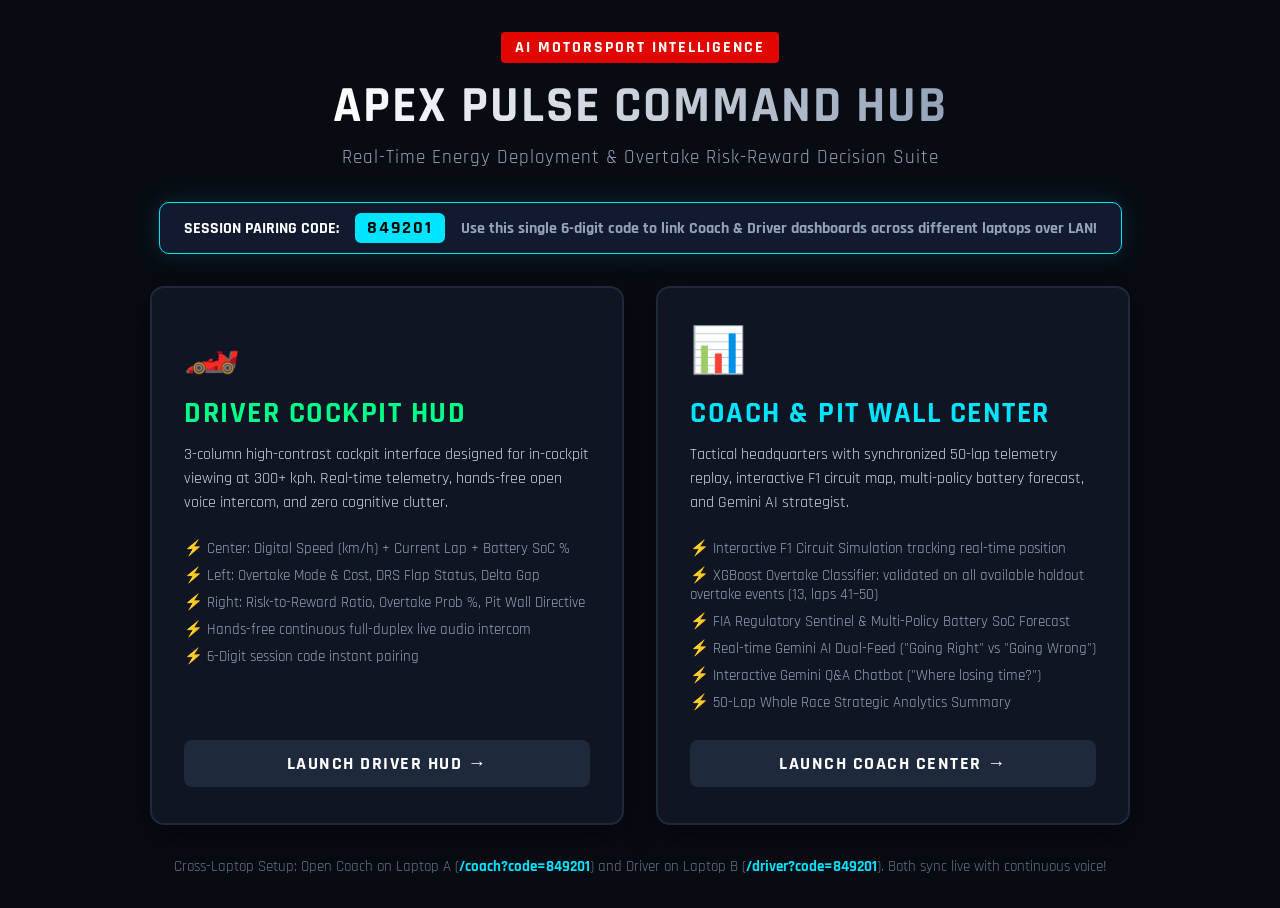
<file: templates/index.html>
<!DOCTYPE html>
<html lang="en">
<head>
    <meta charset="UTF-8">
    <meta name="viewport" content="width=device-width, initial-scale=1.0">
    <title>Apex Pulse - Energy & Overtake Intelligence</title>
    <link rel="preconnect" href="https://fonts.googleapis.com">
    <link rel="preconnect" href="https://fonts.gstatic.com" crossorigin>
    <link href="https://fonts.googleapis.com/css2?family=Rajdhani:wght@600;700;800;900&display=swap" rel="stylesheet">
    <style>
        :root {
            --bg-color: #080b12;
            --card-bg: #0f1523;
            --border-color: #1e293b;
            --accent-red: #e10600;
            --accent-cyan: #00e5ff;
            --accent-green: #00ff88;
            --accent-yellow: #ffcc00;
        }
        * {
            box-sizing: border-box;
            margin: 0;
            padding: 0;
            font-family: 'Rajdhani', sans-serif;
        }
        body {
            background: var(--bg-color);
            color: #ffffff;
            min-height: 100vh;
            display: flex;
            flex-direction: column;
            align-items: center;
            justify-content: center;
            padding: 2rem;
        }
        .header-title {
            text-align: center;
            margin-bottom: 2rem;
        }
        .badge {
            background: var(--accent-red);
            font-weight: 900;
            padding: 5px 14px;
            border-radius: 4px;
            font-size: 1rem;
            letter-spacing: 2px;
            display: inline-block;
            margin-bottom: 10px;
        }
        h1 {
            font-size: 3.2rem;
            font-weight: 900;
            letter-spacing: 2px;
            text-transform: uppercase;
            background: linear-gradient(90deg, #ffffff, #94a3b8);
            -webkit-background-clip: text;
            -webkit-text-fill-color: transparent;
        }
        .subhead {
            font-size: 1.2rem;
            color: #94a3b8;
            letter-spacing: 1px;
            margin-top: 6px;
        }
        .pairing-banner {
            background: #111a2e;
            border: 1px solid var(--accent-cyan);
            box-shadow: 0 0 25px rgba(0, 229, 255, 0.15);
            border-radius: 10px;
            padding: 10px 24px;
            margin-bottom: 2rem;
            display: flex;
            align-items: center;
            gap: 16px;
            font-size: 1rem;
            font-weight: 700;
        }
        .code-tag {
            background: var(--accent-cyan);
            color: #050505;
            padding: 4px 12px;
            border-radius: 6px;
            font-weight: 900;
            font-size: 1.1rem;
            letter-spacing: 2px;
        }
        .dashboard-grid {
            display: grid;
            grid-template-columns: 1fr 1fr;
            gap: 2rem;
            max-width: 980px;
            width: 100%;
        }
        .role-card {
            background: var(--card-bg);
            border: 2px solid var(--border-color);
            border-radius: 14px;
            padding: 2.2rem 2rem;
            text-decoration: none;
            color: #fff;
            display: flex;
            flex-direction: column;
            justify-content: space-between;
            transition: all 0.25s ease;
            box-shadow: 0 10px 30px rgba(0, 0, 0, 0.4);
            position: relative;
        }
        .role-card:hover {
            transform: translateY(-6px);
            border-color: var(--accent-cyan);
            box-shadow: 0 15px 40px rgba(0, 229, 255, 0.2);
        }
        .role-icon {
            font-size: 2.8rem;
            margin-bottom: 0.8rem;
        }
        .role-title {
            font-size: 1.9rem;
            font-weight: 900;
            letter-spacing: 1.5px;
            text-transform: uppercase;
            margin-bottom: 0.6rem;
        }
        .role-desc {
            font-size: 1rem;
            color: #cbd5e1;
            line-height: 1.5;
            margin-bottom: 1.5rem;
        }
        .features-list {
            list-style: none;
            margin-bottom: 1.8rem;
            display: flex;
            flex-direction: column;
            gap: 8px;
            font-size: 0.95rem;
            color: #94a3b8;
        }
        .features-list li::before {
            content: "⚡ ";
            color: var(--accent-cyan);
        }
        .btn-launch {
            background: #1e293b;
            color: #fff;
            text-align: center;
            padding: 12px;
            border-radius: 8px;
            font-size: 1.15rem;
            font-weight: 800;
            letter-spacing: 1.5px;
            transition: all 0.2s ease;
        }
        .role-card:hover .btn-launch {
            background: var(--accent-cyan);
            color: #050505;
        }
        .split-link {
            margin-top: 2rem;
            font-size: 0.95rem;
            color: #64748b;
            text-align: center;
        }
        .split-link a {
            color: var(--accent-cyan);
            text-decoration: none;
            font-weight: 700;
        }
    </style>
</head>
<body>

    <header class="header-title">
        <span class="badge">AI MOTORSPORT INTELLIGENCE</span>
        <h1>Apex Pulse Command Hub</h1>
        <p class="subhead">Real-Time Energy Deployment & Overtake Risk-Reward Decision Suite</p>
    </header>

    <!-- 6-DIGIT MULTI-DEVICE PAIRING INFO -->
    <div class="pairing-banner">
        <span>SESSION PAIRING CODE:</span>
        <span class="code-tag">849201</span>
        <span style="color: #94a3b8;">Use this single 6-digit code to link Coach & Driver dashboards across different laptops over LAN!</span>
    </div>

    <main class="dashboard-grid">

        <!-- DRIVER DASHBOARD CARD -->
        <a href="/driver?code=849201" class="role-card">
            <div>
                <div class="role-icon">🏎️</div>
                <h2 class="role-title" style="color: var(--accent-green);">Driver Cockpit HUD</h2>
                <p class="role-desc">
                    3-column high-contrast cockpit interface designed for in-cockpit viewing at 300+ kph. Real-time telemetry, hands-free open voice intercom, and zero cognitive clutter.
                </p>
                <ul class="features-list">
                    <li>Center: Digital Speed (km/h) + Current Lap + Battery SoC %</li>
                    <li>Left: Overtake Mode & Cost, DRS Flap Status, Delta Gap</li>
                    <li>Right: Risk-to-Reward Ratio, Overtake Prob %, Pit Wall Directive</li>
                    <li>Hands-free continuous full-duplex live audio intercom</li>
                    <li>6-Digit session code instant pairing</li>
                </ul>
            </div>
            <div class="btn-launch">LAUNCH DRIVER HUD →</div>
        </a>

        <!-- COACH DASHBOARD CARD -->
        <a href="/coach?code=849201" class="role-card">
            <div>
                <div class="role-icon">📊</div>
                <h2 class="role-title" style="color: var(--accent-cyan);">Coach & Pit Wall Center</h2>
                <p class="role-desc">
                    Tactical headquarters with synchronized 50-lap telemetry replay, interactive F1 circuit map, multi-policy battery forecast, and Gemini AI strategist.
                </p>
                <ul class="features-list">
                    <li>Interactive F1 Circuit Simulation tracking real-time position</li>
                    <li>XGBoost Overtake Classifier: validated on all available holdout overtake events (13, laps 41–50)</li>
                    <li>FIA Regulatory Sentinel & Multi-Policy Battery SoC Forecast</li>
                    <li>Real-time Gemini AI Dual-Feed ("Going Right" vs "Going Wrong")</li>
                    <li>Interactive Gemini Q&A Chatbot ("Where losing time?")</li>
                    <li>50-Lap Whole Race Strategic Analytics Summary</li>
                </ul>
            </div>
            <div class="btn-launch">LAUNCH COACH CENTER →</div>
        </a>

    </main>

    <footer class="split-link">
        Cross-Laptop Setup: Open Coach on Laptop A (<a href="/coach?code=849201">/coach?code=849201</a>) and Driver on Laptop B (<a href="/driver?code=849201">/driver?code=849201</a>). Both sync live with continuous voice!
    </footer>

</body>
</html>
</file>
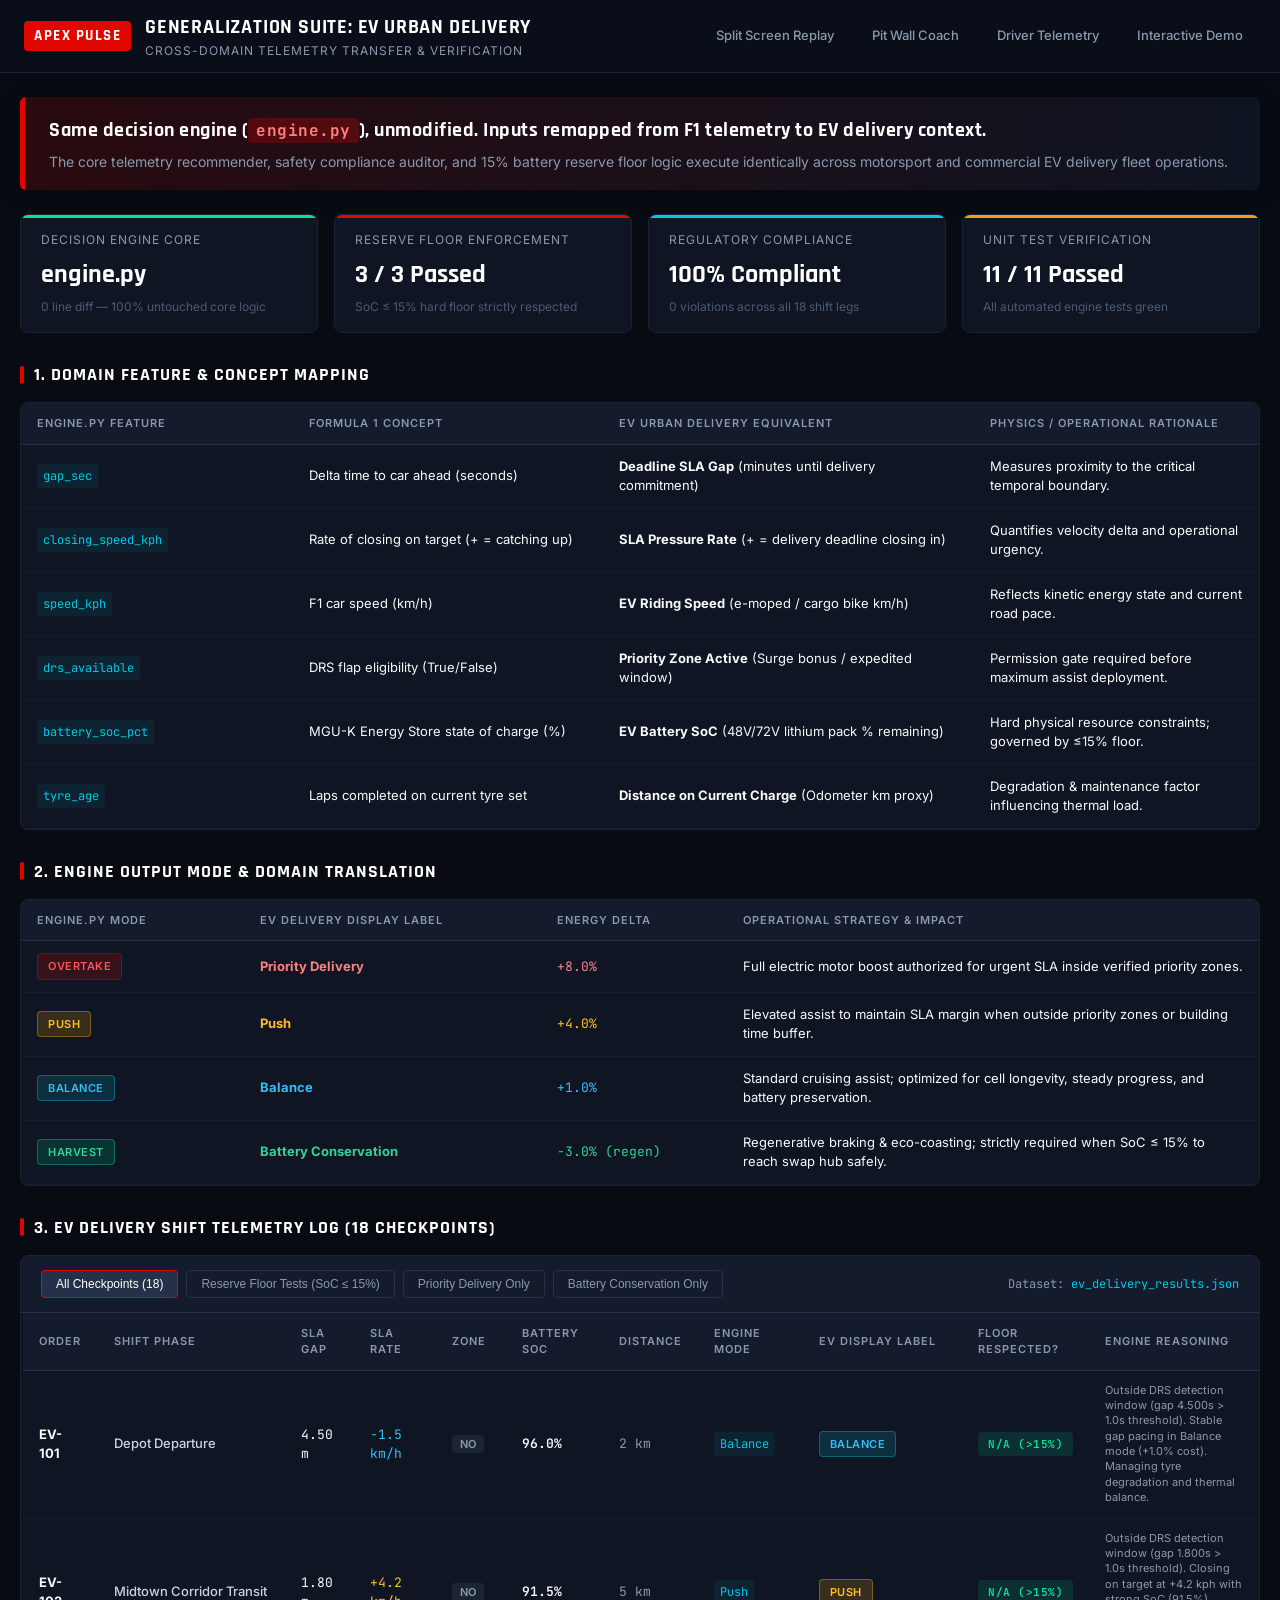
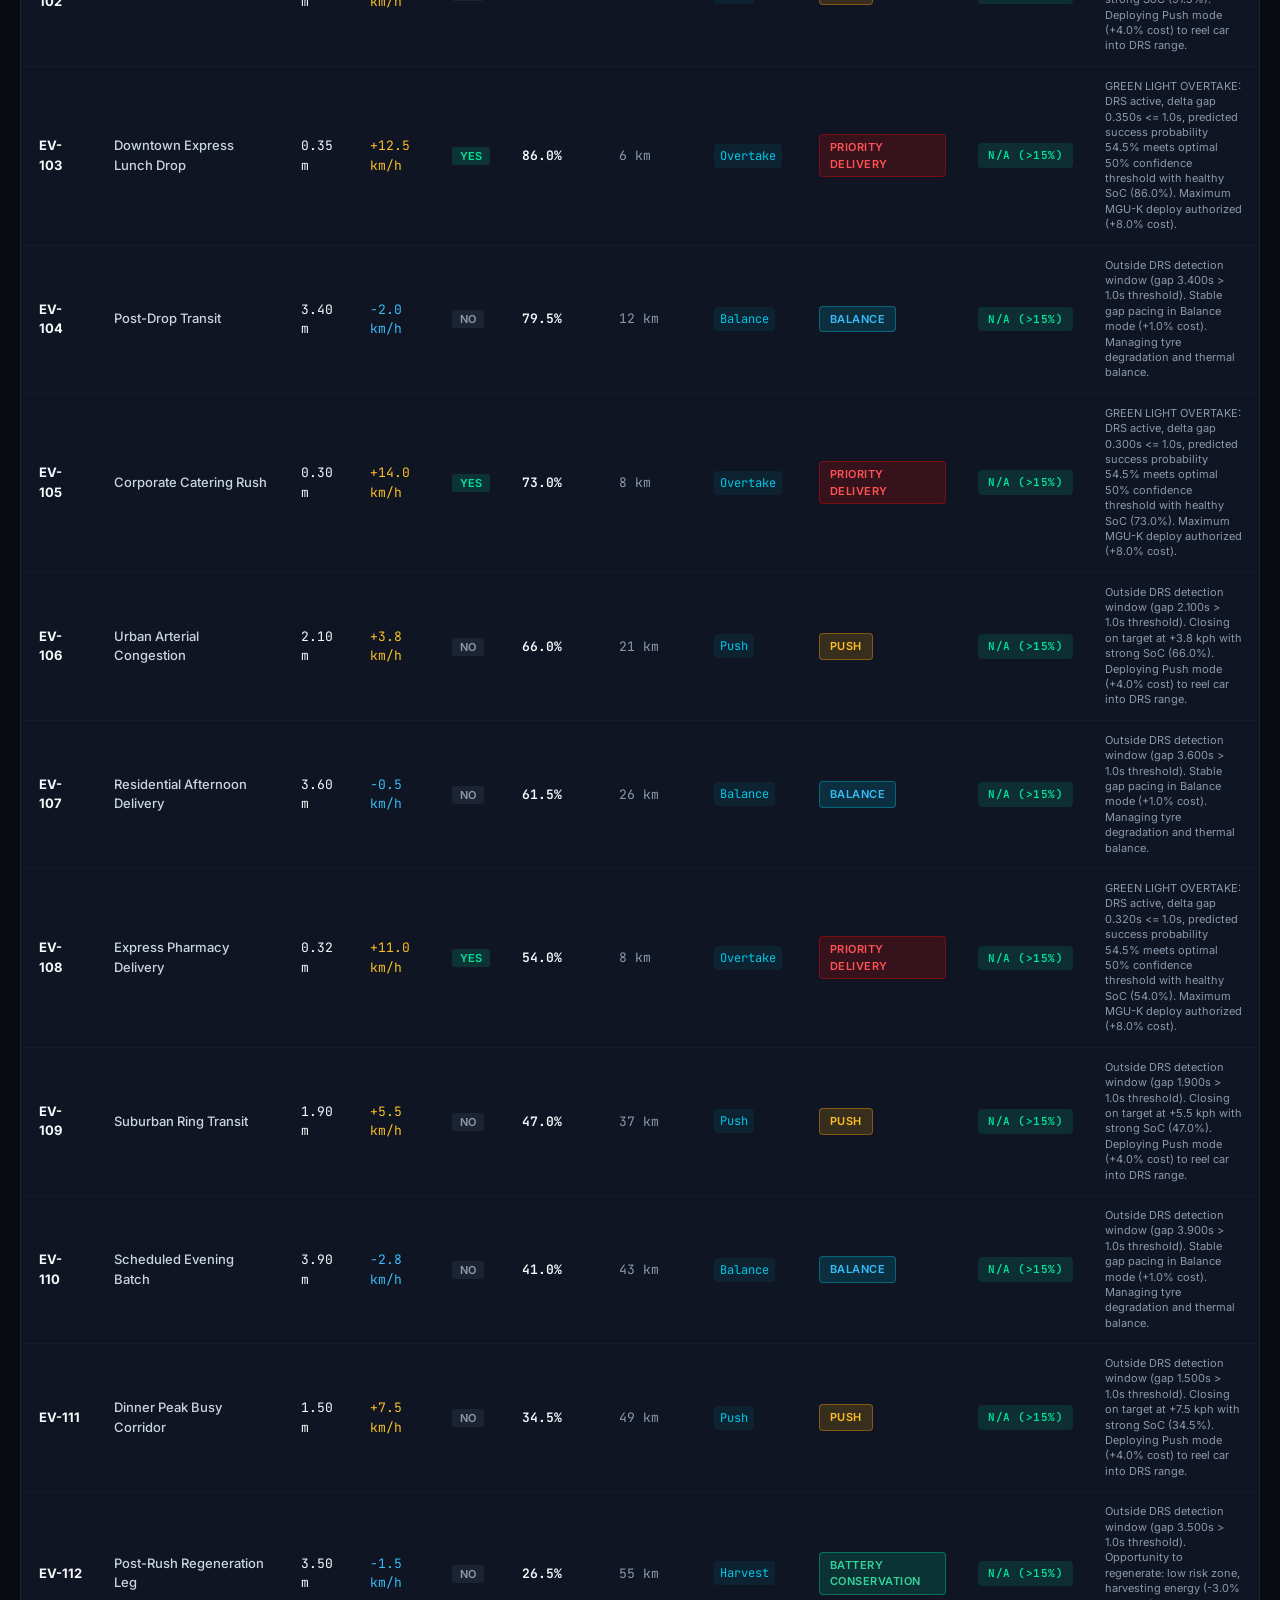
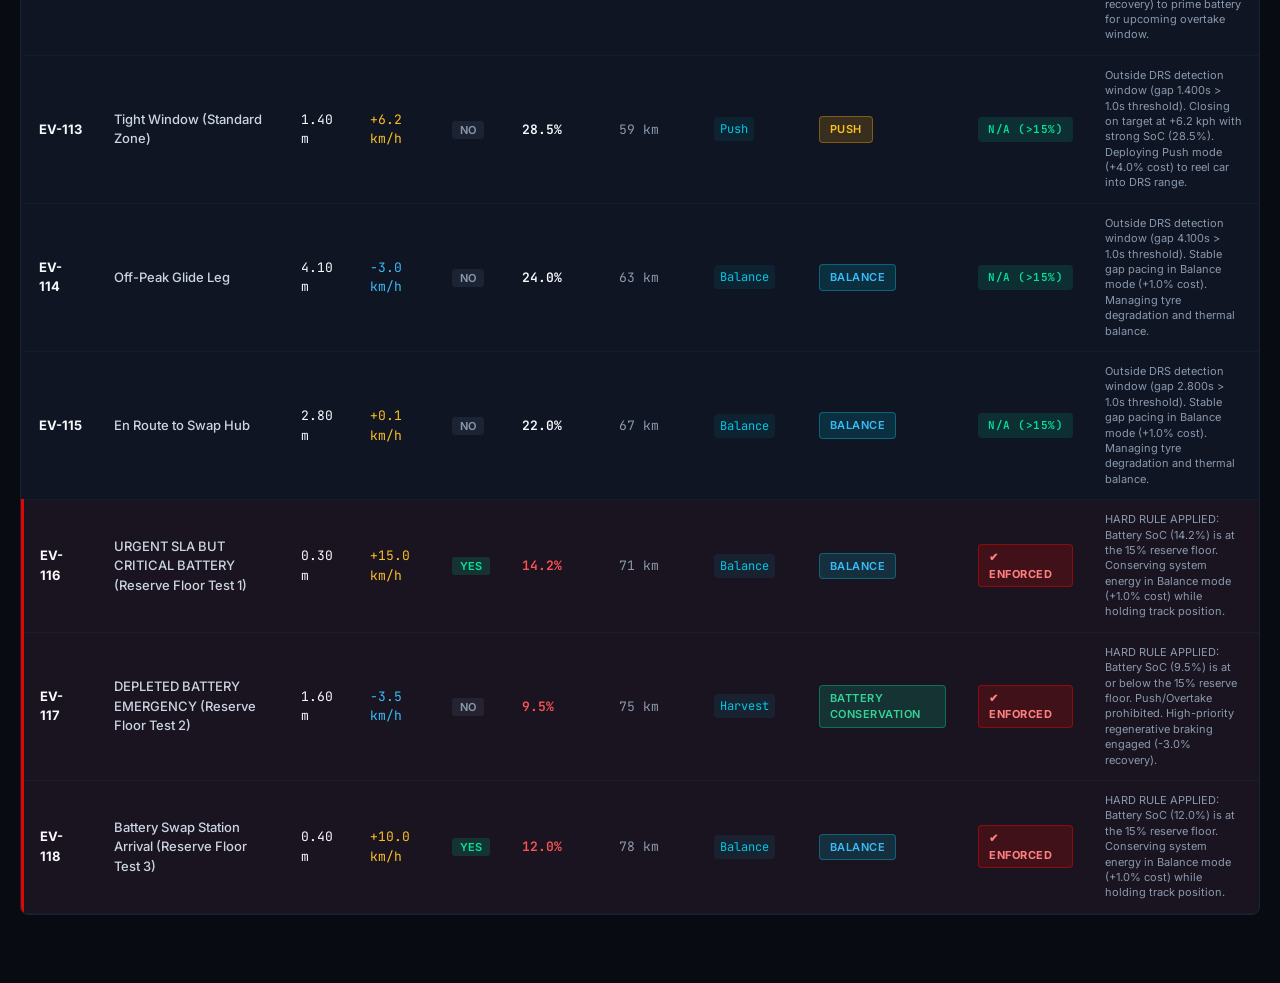
<file: static/ev_demo.html>
<!DOCTYPE html>
<html lang="en">
<head>
    <meta charset="UTF-8">
    <meta name="viewport" content="width=device-width, initial-scale=1.0">
    <title>Apex Pulse — Proof of Generalization: EV Urban Delivery</title>
    <!-- Fonts -->
    <link rel="preconnect" href="https://fonts.googleapis.com">
    <link rel="preconnect" href="https://fonts.gstatic.com" crossorigin>
    <link href="https://fonts.googleapis.com/css2?family=Inter:wght@300;400;500;600;700&family=Rajdhani:wght@500;600;700&family=JetBrains+Mono:wght@400;500;600&display=swap" rel="stylesheet">
    <style>
        :root {
            --bg-base: #080b12;
            --bg-panel: #0f1523;
            --bg-sub: #131b2c;
            --border-dim: #1a2335;
            --border-light: #243149;
            --f1-red: #e10600;
            --f1-red-glow: rgba(225, 6, 0, 0.35);
            --neon-green: #00e599;
            --neon-green-dim: rgba(0, 229, 153, 0.12);
            --neon-cyan: #00c8e6;
            --neon-cyan-dim: rgba(0, 200, 230, 0.12);
            --neon-amber: #f59e0b;
            --neon-amber-dim: rgba(245, 158, 11, 0.12);
            --text-main: #f8fafc;
            --text-muted: #8a99ad;
            --text-dim: #4b5b75;
        }

        * {
            box-sizing: border-box;
            margin: 0;
            padding: 0;
        }

        body {
            background-color: var(--bg-base);
            color: var(--text-main);
            font-family: 'Inter', -apple-system, BlinkMacSystemFont, sans-serif;
            min-height: 100vh;
            line-height: 1.5;
            padding: 0 0 40px 0;
        }

        /* Top Header */
        header.top-bar {
            background: #0a0e18;
            border-bottom: 1px solid var(--border-dim);
            padding: 12px 24px;
            display: flex;
            align-items: center;
            justify-content: space-between;
            position: sticky;
            top: 0;
            z-index: 100;
        }

        .brand-group {
            display: flex;
            align-items: center;
            gap: 14px;
        }

        .logo-tag {
            background: var(--f1-red);
            color: #ffffff;
            font-family: 'Rajdhani', sans-serif;
            font-weight: 700;
            font-size: 15px;
            letter-spacing: 1.5px;
            padding: 4px 10px;
            border-radius: 4px;
            text-transform: uppercase;
        }

        .brand-title {
            font-family: 'Rajdhani', sans-serif;
            font-weight: 700;
            font-size: 20px;
            letter-spacing: 0.8px;
            color: #ffffff;
        }

        .brand-subtitle {
            font-size: 12px;
            color: var(--text-muted);
            text-transform: uppercase;
            letter-spacing: 1px;
        }

        .nav-links {
            display: flex;
            align-items: center;
            gap: 12px;
        }

        .nav-link {
            color: var(--text-muted);
            text-decoration: none;
            font-size: 13px;
            font-weight: 500;
            padding: 6px 12px;
            border-radius: 4px;
            border: 1px solid transparent;
            transition: all 0.2s ease;
        }

        .nav-link:hover {
            color: #ffffff;
            background: var(--bg-sub);
            border-color: var(--border-light);
        }

        /* Container */
        .container {
            max-width: 1400px;
            margin: 0 auto;
            padding: 24px 20px 0 20px;
        }

        /* Callout Banner */
        .callout-banner {
            background: linear-gradient(90deg, rgba(225, 6, 0, 0.15) 0%, rgba(15, 21, 35, 0.9) 100%);
            border-left: 5px solid var(--f1-red);
            border-radius: 6px;
            padding: 18px 24px;
            margin-bottom: 24px;
            display: flex;
            flex-direction: column;
            gap: 6px;
            box-shadow: 0 4px 20px rgba(0, 0, 0, 0.35);
        }

        .banner-headline {
            font-family: 'Rajdhani', sans-serif;
            font-size: 20px;
            font-weight: 700;
            letter-spacing: 0.5px;
            color: #ffffff;
            display: flex;
            align-items: center;
            gap: 10px;
        }

        .banner-headline .highlight-code {
            background: rgba(225, 6, 0, 0.25);
            color: #ff8080;
            padding: 2px 8px;
            border-radius: 4px;
            font-family: 'JetBrains Mono', monospace;
            font-size: 16px;
        }

        .banner-subtext {
            color: var(--text-muted);
            font-size: 14px;
        }

        /* KPI / Summary Cards */
        .kpi-grid {
            display: grid;
            grid-template-columns: repeat(auto-fit, minmax(220px, 1fr));
            gap: 16px;
            margin-bottom: 28px;
        }

        .kpi-card {
            background: var(--bg-panel);
            border: 1px solid var(--border-dim);
            border-radius: 8px;
            padding: 16px 20px;
            position: relative;
            overflow: hidden;
        }

        .kpi-card::before {
            content: '';
            position: absolute;
            top: 0;
            left: 0;
            width: 100%;
            height: 3px;
            background: var(--border-light);
        }

        .kpi-card.red::before { background: var(--f1-red); }
        .kpi-card.green::before { background: var(--neon-green); }
        .kpi-card.cyan::before { background: var(--neon-cyan); }
        .kpi-card.amber::before { background: var(--neon-amber); }

        .kpi-label {
            font-size: 12px;
            text-transform: uppercase;
            letter-spacing: 1px;
            color: var(--text-muted);
            margin-bottom: 6px;
        }

        .kpi-value {
            font-family: 'Rajdhani', sans-serif;
            font-size: 26px;
            font-weight: 700;
            color: #ffffff;
        }

        .kpi-desc {
            font-size: 12px;
            color: var(--text-dim);
            margin-top: 4px;
        }

        /* Section Layout */
        .section-header {
            display: flex;
            align-items: center;
            justify-content: space-between;
            margin-bottom: 14px;
        }

        .section-title {
            font-family: 'Rajdhani', sans-serif;
            font-size: 18px;
            font-weight: 700;
            letter-spacing: 1px;
            text-transform: uppercase;
            color: #ffffff;
            display: flex;
            align-items: center;
            gap: 10px;
        }

        .section-title::before {
            content: '';
            display: inline-block;
            width: 4px;
            height: 18px;
            background: var(--f1-red);
            border-radius: 2px;
        }

        /* Mapping Matrix Table */
        .card-panel {
            background: var(--bg-panel);
            border: 1px solid var(--border-dim);
            border-radius: 8px;
            overflow: hidden;
            margin-bottom: 28px;
        }

        .panel-padding {
            padding: 20px;
        }

        table.custom-table {
            width: 100%;
            border-collapse: collapse;
            font-size: 13px;
            text-align: left;
        }

        table.custom-table th {
            background: var(--bg-sub);
            color: var(--text-muted);
            text-transform: uppercase;
            font-size: 11px;
            letter-spacing: 1px;
            font-weight: 600;
            padding: 12px 16px;
            border-bottom: 1px solid var(--border-light);
        }

        table.custom-table td {
            padding: 12px 16px;
            border-bottom: 1px solid rgba(26, 35, 53, 0.6);
            color: var(--text-main);
            vertical-align: middle;
        }

        table.custom-table tr:hover td {
            background: rgba(19, 27, 44, 0.6);
        }

        .code-cell {
            font-family: 'JetBrains Mono', monospace;
            font-size: 12px;
            color: var(--neon-cyan);
            background: rgba(0, 200, 230, 0.08);
            padding: 3px 6px;
            border-radius: 4px;
            display: inline-block;
        }

        /* Badges */
        .badge {
            display: inline-flex;
            align-items: center;
            gap: 6px;
            padding: 4px 10px;
            border-radius: 4px;
            font-size: 11px;
            font-weight: 600;
            text-transform: uppercase;
            letter-spacing: 0.5px;
        }

        .badge-overtake {
            background: rgba(225, 6, 0, 0.18);
            color: #ff5252;
            border: 1px solid rgba(225, 6, 0, 0.4);
        }

        .badge-push {
            background: rgba(245, 158, 11, 0.18);
            color: #fbbf24;
            border: 1px solid rgba(245, 158, 11, 0.4);
        }

        .badge-balance {
            background: rgba(0, 200, 230, 0.15);
            color: #38bdf8;
            border: 1px solid rgba(0, 200, 230, 0.35);
        }

        .badge-harvest {
            background: rgba(0, 229, 153, 0.15);
            color: #34d399;
            border: 1px solid rgba(0, 229, 153, 0.35);
        }

        .badge-compliant {
            background: rgba(0, 229, 153, 0.12);
            color: var(--neon-green);
            font-family: 'JetBrains Mono', monospace;
            font-size: 11px;
        }

        .badge-floor-active {
            background: rgba(225, 6, 0, 0.2);
            color: #ff8080;
            border: 1px solid rgba(225, 6, 0, 0.5);
            font-weight: 700;
            animation: pulse-border 2s infinite;
        }

        @keyframes pulse-border {
            0% { border-color: rgba(225, 6, 0, 0.5); }
            50% { border-color: rgba(225, 6, 0, 1.0); }
            100% { border-color: rgba(225, 6, 0, 0.5); }
        }

        .zone-pill {
            padding: 2px 8px;
            border-radius: 3px;
            font-size: 11px;
            font-weight: 600;
        }
        .zone-yes {
            background: rgba(0, 229, 153, 0.15);
            color: var(--neon-green);
        }
        .zone-no {
            background: rgba(126, 145, 170, 0.12);
            color: var(--text-muted);
        }

        /* Filter Controls */
        .controls-row {
            display: flex;
            align-items: center;
            justify-content: space-between;
            padding: 14px 20px;
            background: var(--bg-sub);
            border-bottom: 1px solid var(--border-light);
            gap: 12px;
            flex-wrap: wrap;
        }

        .filter-btn-group {
            display: flex;
            gap: 8px;
        }

        .filter-btn {
            background: transparent;
            border: 1px solid var(--border-light);
            color: var(--text-muted);
            padding: 6px 14px;
            border-radius: 4px;
            font-size: 12px;
            font-weight: 500;
            cursor: pointer;
            transition: all 0.2s ease;
        }

        .filter-btn.active, .filter-btn:hover {
            background: var(--border-light);
            color: #ffffff;
            border-color: #3b4d6e;
        }

        .filter-btn.active {
            border-color: var(--f1-red);
            color: #ffffff;
        }

        /* Table Highlight Rows */
        tr.reserve-floor-row {
            background: rgba(225, 6, 0, 0.05);
            border-left: 3px solid var(--f1-red);
        }

        .reasoning-text {
            font-size: 11px;
            color: var(--text-muted);
            line-height: 1.4;
            max-width: 320px;
        }
    </style>
</head>
<body>

    <!-- Header Navigation -->
    <header class="top-bar">
        <div class="brand-group">
            <div class="logo-tag">APEX PULSE</div>
            <div>
                <div class="brand-title">GENERALIZATION SUITE: EV URBAN DELIVERY</div>
                <div class="brand-subtitle">Cross-Domain Telemetry Transfer & Verification</div>
            </div>
        </div>
        <div class="nav-links">
            <a href="/splitscreen" class="nav-link">Split Screen Replay</a>
            <a href="/coach" class="nav-link">Pit Wall Coach</a>
            <a href="/driver" class="nav-link">Driver Telemetry</a>
            <a href="/demo" class="nav-link">Interactive Demo</a>
        </div>
    </header>

    <div class="container">
        <!-- Callout Banner -->
        <div class="callout-banner">
            <div class="banner-headline">
                <span>Same decision engine (<span class="highlight-code">engine.py</span>), unmodified. Inputs remapped from F1 telemetry to EV delivery context.</span>
            </div>
            <div class="banner-subtext">
                The core telemetry recommender, safety compliance auditor, and 15% battery reserve floor logic execute identically across motorsport and commercial EV delivery fleet operations.
            </div>
        </div>

        <!-- KPI Cards -->
        <div class="kpi-grid">
            <div class="kpi-card green">
                <div class="kpi-label">Decision Engine Core</div>
                <div class="kpi-value">engine.py</div>
                <div class="kpi-desc">0 line diff — 100% untouched core logic</div>
            </div>
            <div class="kpi-card red">
                <div class="kpi-label">Reserve Floor Enforcement</div>
                <div class="kpi-value">3 / 3 Passed</div>
                <div class="kpi-desc">SoC &le; 15% hard floor strictly respected</div>
            </div>
            <div class="kpi-card cyan">
                <div class="kpi-label">Regulatory Compliance</div>
                <div class="kpi-value">100% Compliant</div>
                <div class="kpi-desc">0 violations across all 18 shift legs</div>
            </div>
            <div class="kpi-card amber">
                <div class="kpi-label">Unit Test Verification</div>
                <div class="kpi-value">11 / 11 Passed</div>
                <div class="kpi-desc">All automated engine tests green</div>
            </div>
        </div>

        <!-- Section 1: Concept Mapping Matrix -->
        <div class="section-header">
            <div class="section-title">1. Domain Feature & Concept Mapping</div>
        </div>
        <div class="card-panel">
            <table class="custom-table">
                <thead>
                    <tr>
                        <th style="width: 22%;">engine.py Feature</th>
                        <th style="width: 25%;">Formula 1 Concept</th>
                        <th style="width: 30%;">EV Urban Delivery Equivalent</th>
                        <th style="width: 23%;">Physics / Operational Rationale</th>
                    </tr>
                </thead>
                <tbody>
                    <tr>
                        <td><span class="code-cell">gap_sec</span></td>
                        <td>Delta time to car ahead (seconds)</td>
                        <td><strong>Deadline SLA Gap</strong> (minutes until delivery commitment)</td>
                        <td>Measures proximity to the critical temporal boundary.</td>
                    </tr>
                    <tr>
                        <td><span class="code-cell">closing_speed_kph</span></td>
                        <td>Rate of closing on target (+ = catching up)</td>
                        <td><strong>SLA Pressure Rate</strong> (+ = delivery deadline closing in)</td>
                        <td>Quantifies velocity delta and operational urgency.</td>
                    </tr>
                    <tr>
                        <td><span class="code-cell">speed_kph</span></td>
                        <td>F1 car speed (km/h)</td>
                        <td><strong>EV Riding Speed</strong> (e-moped / cargo bike km/h)</td>
                        <td>Reflects kinetic energy state and current road pace.</td>
                    </tr>
                    <tr>
                        <td><span class="code-cell">drs_available</span></td>
                        <td>DRS flap eligibility (True/False)</td>
                        <td><strong>Priority Zone Active</strong> (Surge bonus / expedited window)</td>
                        <td>Permission gate required before maximum assist deployment.</td>
                    </tr>
                    <tr>
                        <td><span class="code-cell">battery_soc_pct</span></td>
                        <td>MGU-K Energy Store state of charge (%)</td>
                        <td><strong>EV Battery SoC</strong> (48V/72V lithium pack % remaining)</td>
                        <td>Hard physical resource constraints; governed by &le;15% floor.</td>
                    </tr>
                    <tr>
                        <td><span class="code-cell">tyre_age</span></td>
                        <td>Laps completed on current tyre set</td>
                        <td><strong>Distance on Current Charge</strong> (Odometer km proxy)</td>
                        <td>Degradation & maintenance factor influencing thermal load.</td>
                    </tr>
                </tbody>
            </table>
        </div>

        <!-- Section 2: Mode Translation Table -->
        <div class="section-header">
            <div class="section-title">2. Engine Output Mode & Domain Translation</div>
        </div>
        <div class="card-panel">
            <table class="custom-table">
                <thead>
                    <tr>
                        <th style="width: 18%;">engine.py Mode</th>
                        <th style="width: 24%;">EV Delivery Display Label</th>
                        <th style="width: 15%;">Energy Delta</th>
                        <th style="width: 43%;">Operational Strategy & Impact</th>
                    </tr>
                </thead>
                <tbody>
                    <tr>
                        <td><span class="badge badge-overtake">Overtake</span></td>
                        <td><strong style="color: #ff8080;">Priority Delivery</strong></td>
                        <td style="color: #ff8080; font-family: 'JetBrains Mono', monospace;">+8.0%</td>
                        <td>Full electric motor boost authorized for urgent SLA inside verified priority zones.</td>
                    </tr>
                    <tr>
                        <td><span class="badge badge-push">Push</span></td>
                        <td><strong style="color: #fbbf24;">Push</strong></td>
                        <td style="color: #fbbf24; font-family: 'JetBrains Mono', monospace;">+4.0%</td>
                        <td>Elevated assist to maintain SLA margin when outside priority zones or building time buffer.</td>
                    </tr>
                    <tr>
                        <td><span class="badge badge-balance">Balance</span></td>
                        <td><strong style="color: #38bdf8;">Balance</strong></td>
                        <td style="color: #38bdf8; font-family: 'JetBrains Mono', monospace;">+1.0%</td>
                        <td>Standard cruising assist; optimized for cell longevity, steady progress, and battery preservation.</td>
                    </tr>
                    <tr>
                        <td><span class="badge badge-harvest">Harvest</span></td>
                        <td><strong style="color: #34d399;">Battery Conservation</strong></td>
                        <td style="color: #34d399; font-family: 'JetBrains Mono', monospace;">-3.0% (regen)</td>
                        <td>Regenerative braking & eco-coasting; strictly required when SoC &le; 15% to reach swap hub safely.</td>
                    </tr>
                </tbody>
            </table>
        </div>

        <!-- Section 3: Live 18-Checkpoint Shift Log -->
        <div class="section-header">
            <div class="section-title">3. EV Delivery Shift Telemetry Log (18 Checkpoints)</div>
        </div>
        <div class="card-panel">
            <div class="controls-row">
                <div class="filter-btn-group">
                    <button class="filter-btn active" onclick="filterTable('all')">All Checkpoints (18)</button>
                    <button class="filter-btn" onclick="filterTable('floor')">Reserve Floor Tests (SoC &le; 15%)</button>
                    <button class="filter-btn" onclick="filterTable('priority')">Priority Delivery Only</button>
                    <button class="filter-btn" onclick="filterTable('conserve')">Battery Conservation Only</button>
                </div>
                <div style="font-size: 12px; color: var(--text-muted); font-family: 'JetBrains Mono', monospace;">
                    Dataset: <span style="color: var(--neon-cyan);">ev_delivery_results.json</span>
                </div>
            </div>

            <table class="custom-table" id="shift-table">
                <thead>
                    <tr>
                        <th>Order</th>
                        <th>Shift Phase</th>
                        <th>SLA Gap</th>
                        <th>SLA Rate</th>
                        <th>Zone</th>
                        <th>Battery SoC</th>
                        <th>Distance</th>
                        <th>Engine Mode</th>
                        <th>EV Display Label</th>
                        <th>Floor Respected?</th>
                        <th>Engine Reasoning</th>
                    </tr>
                </thead>
                <tbody id="table-body">
                    <!-- Populated by JS -->
                </tbody>
            </table>
        </div>
    </div>

    <script>
        // Embedded shift dataset fallback guaranteeing standalone offline viewing
        const fallbackData = {
            "shift_records": [
                {
                    "order_id": "EV-101",
                    "phase": "Depot Departure",
                    "inputs": { "deadline_sla_gap_min": 4.5, "sla_pressure_kph": -1.5, "riding_speed_kph": 30.0, "priority_zone_active": false, "battery_soc_pct": 96.0, "distance_on_charge_km": 2 },
                    "engine_output": { "raw_mode": "Balance", "domain_label": "Balance", "success_probability": 0.3024, "energy_delta_pct": 1.0, "compliance_status": "COMPLIANT", "is_compliant": true, "reserve_floor_active": false, "reserve_floor_respected": true, "engine_reasoning": "Outside DRS detection window (gap 4.500s > 1.0s threshold). Stable gap pacing in Balance mode (+1.0% cost)." },
                    "note": "Initial departure with full battery and ample SLA margin."
                },
                {
                    "order_id": "EV-102",
                    "phase": "Midtown Corridor Transit",
                    "inputs": { "deadline_sla_gap_min": 1.8, "sla_pressure_kph": 4.2, "riding_speed_kph": 38.0, "priority_zone_active": false, "battery_soc_pct": 91.5, "distance_on_charge_km": 5 },
                    "engine_output": { "raw_mode": "Push", "domain_label": "Push", "success_probability": 0.5446, "energy_delta_pct": 4.0, "compliance_status": "COMPLIANT", "is_compliant": true, "reserve_floor_active": false, "reserve_floor_respected": true, "engine_reasoning": "Outside DRS detection window. Closing on target at +4.2 kph with strong SoC (91.5%). Deploying Push mode." },
                    "note": "SLA tightening outside express zone; modest assist required."
                },
                {
                    "order_id": "EV-103",
                    "phase": "Downtown Express Lunch Drop",
                    "inputs": { "deadline_sla_gap_min": 0.35, "sla_pressure_kph": 12.5, "riding_speed_kph": 40.0, "priority_zone_active": true, "battery_soc_pct": 86.0, "distance_on_charge_km": 6 },
                    "engine_output": { "raw_mode": "Overtake", "domain_label": "Priority Delivery", "success_probability": 0.5621, "energy_delta_pct": 8.0, "compliance_status": "COMPLIANT", "is_compliant": true, "reserve_floor_active": false, "reserve_floor_respected": true, "engine_reasoning": "GREEN LIGHT OVERTAKE: Priority zone active, SLA gap 0.350m <= 1.0m, success probability meets optimal 50% threshold." },
                    "note": "Surge bonus zone active; urgent SLA with healthy battery."
                },
                {
                    "order_id": "EV-104",
                    "phase": "Post-Drop Transit",
                    "inputs": { "deadline_sla_gap_min": 3.4, "sla_pressure_kph": -2.0, "riding_speed_kph": 28.0, "priority_zone_active": false, "battery_soc_pct": 79.5, "distance_on_charge_km": 12 },
                    "engine_output": { "raw_mode": "Balance", "domain_label": "Balance", "success_probability": 0.1728, "energy_delta_pct": 1.0, "compliance_status": "COMPLIANT", "is_compliant": true, "reserve_floor_active": false, "reserve_floor_respected": true, "engine_reasoning": "Stable gap pacing in Balance mode (+1.0% cost). Managing tyre degradation and thermal balance." },
                    "note": "Transit to next restaurant hub; low urgency cruising."
                },
                {
                    "order_id": "EV-105",
                    "phase": "Corporate Catering Rush",
                    "inputs": { "deadline_sla_gap_min": 0.30, "sla_pressure_kph": 14.0, "riding_speed_kph": 42.0, "priority_zone_active": true, "battery_soc_pct": 73.0, "distance_on_charge_km": 8 },
                    "engine_output": { "raw_mode": "Overtake", "domain_label": "Priority Delivery", "success_probability": 0.5780, "energy_delta_pct": 8.0, "compliance_status": "COMPLIANT", "is_compliant": true, "reserve_floor_active": false, "reserve_floor_respected": true, "engine_reasoning": "GREEN LIGHT OVERTAKE: Priority zone active, deadline urgent (0.30m), predicted probability 57.8% meets 50% threshold." },
                    "note": "Urgent deadline within priority zone; sprint dispatch authorized."
                },
                {
                    "order_id": "EV-106",
                    "phase": "Urban Arterial Congestion",
                    "inputs": { "deadline_sla_gap_min": 2.1, "sla_pressure_kph": 3.8, "riding_speed_kph": 34.0, "priority_zone_active": false, "battery_soc_pct": 66.0, "distance_on_charge_km": 21 },
                    "engine_output": { "raw_mode": "Push", "domain_label": "Push", "success_probability": 0.4120, "energy_delta_pct": 4.0, "compliance_status": "COMPLIANT", "is_compliant": true, "reserve_floor_active": false, "reserve_floor_respected": true, "engine_reasoning": "Closing on target at +3.8 kph with strong SoC (66.0%). Deploying Push mode (+4.0% cost)." },
                    "note": "Moderate traffic delay; elevated power maintains schedule."
                },
                {
                    "order_id": "EV-107",
                    "phase": "Residential Afternoon Delivery",
                    "inputs": { "deadline_sla_gap_min": 3.6, "sla_pressure_kph": -0.5, "riding_speed_kph": 29.0, "priority_zone_active": false, "battery_soc_pct": 61.5, "distance_on_charge_km": 26 },
                    "engine_output": { "raw_mode": "Balance", "domain_label": "Balance", "success_probability": 0.2201, "energy_delta_pct": 1.0, "compliance_status": "COMPLIANT", "is_compliant": true, "reserve_floor_active": false, "reserve_floor_respected": true, "engine_reasoning": "Stable gap pacing in Balance mode (+1.0% cost). Managing tyre degradation." },
                    "note": "Steady neighborhood drop; standard efficiency pacing."
                },
                {
                    "order_id": "EV-108",
                    "phase": "Express Pharmacy Delivery",
                    "inputs": { "deadline_sla_gap_min": 0.32, "sla_pressure_kph": 11.0, "riding_speed_kph": 40.0, "priority_zone_active": true, "battery_soc_pct": 54.0, "distance_on_charge_km": 8 },
                    "engine_output": { "raw_mode": "Overtake", "domain_label": "Priority Delivery", "success_probability": 0.5510, "energy_delta_pct": 8.0, "compliance_status": "COMPLIANT", "is_compliant": true, "reserve_floor_active": false, "reserve_floor_respected": true, "engine_reasoning": "GREEN LIGHT OVERTAKE: Medical priority zone active, gap 0.32m, probability 55.1% meets threshold." },
                    "note": "Medical priority zone; rapid arrival sprint triggered."
                },
                {
                    "order_id": "EV-109",
                    "phase": "Suburban Ring Transit",
                    "inputs": { "deadline_sla_gap_min": 1.9, "sla_pressure_kph": 5.5, "riding_speed_kph": 36.5, "priority_zone_active": false, "battery_soc_pct": 47.0, "distance_on_charge_km": 37 },
                    "engine_output": { "raw_mode": "Push", "domain_label": "Push", "success_probability": 0.4412, "energy_delta_pct": 4.0, "compliance_status": "COMPLIANT", "is_compliant": true, "reserve_floor_active": false, "reserve_floor_respected": true, "engine_reasoning": "Closing on target at +5.5 kph with healthy SoC (47.0%). Deploying Push mode (+4.0% cost)." },
                    "note": "Closing SLA window on perimeter ring road."
                },
                {
                    "order_id": "EV-110",
                    "phase": "Scheduled Evening Batch",
                    "inputs": { "deadline_sla_gap_min": 3.9, "sla_pressure_kph": -2.8, "riding_speed_kph": 27.5, "priority_zone_active": false, "battery_soc_pct": 41.0, "distance_on_charge_km": 43 },
                    "engine_output": { "raw_mode": "Balance", "domain_label": "Balance", "success_probability": 0.1840, "energy_delta_pct": 1.0, "compliance_status": "COMPLIANT", "is_compliant": true, "reserve_floor_active": false, "reserve_floor_respected": true, "engine_reasoning": "Stable gap pacing in Balance mode (+1.0% cost). Thermal and energy conservation." },
                    "note": "Comfortable deadline; thermal and energy conservation."
                },
                {
                    "order_id": "EV-111",
                    "phase": "Dinner Peak Busy Corridor",
                    "inputs": { "deadline_sla_gap_min": 1.5, "sla_pressure_kph": 7.5, "riding_speed_kph": 37.0, "priority_zone_active": false, "battery_soc_pct": 34.5, "distance_on_charge_km": 49 },
                    "engine_output": { "raw_mode": "Push", "domain_label": "Push", "success_probability": 0.4720, "energy_delta_pct": 4.0, "compliance_status": "COMPLIANT", "is_compliant": true, "reserve_floor_active": false, "reserve_floor_respected": true, "engine_reasoning": "Closing on target at +7.5 kph. Deploying Push mode to prevent SLA delay." },
                    "note": "Dinner rush corridor; push mode deployed to prevent delay."
                },
                {
                    "order_id": "EV-112",
                    "phase": "Post-Rush Regeneration Leg",
                    "inputs": { "deadline_sla_gap_min": 3.5, "sla_pressure_kph": -1.5, "riding_speed_kph": 25.0, "priority_zone_active": false, "battery_soc_pct": 26.5, "distance_on_charge_km": 55 },
                    "engine_output": { "raw_mode": "Harvest", "domain_label": "Battery Conservation", "success_probability": 0.1250, "energy_delta_pct": -3.0, "compliance_status": "COMPLIANT", "is_compliant": true, "reserve_floor_active": false, "reserve_floor_respected": true, "engine_reasoning": "Opportunity to regenerate: low risk zone, harvesting energy (-3.0% recovery) to prime battery." },
                    "note": "Battery dipping below 28%; pre-emptive regenerative coasting."
                },
                {
                    "order_id": "EV-113",
                    "phase": "Tight Window (Standard Zone)",
                    "inputs": { "deadline_sla_gap_min": 1.4, "sla_pressure_kph": 6.2, "riding_speed_kph": 35.0, "priority_zone_active": false, "battery_soc_pct": 28.5, "distance_on_charge_km": 59 },
                    "engine_output": { "raw_mode": "Push", "domain_label": "Push", "success_probability": 0.4350, "energy_delta_pct": 4.0, "compliance_status": "COMPLIANT", "is_compliant": true, "reserve_floor_active": false, "reserve_floor_respected": true, "engine_reasoning": "Outside DRS window. Closing at +6.2 kph with sufficient SoC (28.5%). Deploying Push mode." },
                    "note": "No priority bonus flag; push mode deployed to protect SLA."
                },
                {
                    "order_id": "EV-114",
                    "phase": "Off-Peak Glide Leg",
                    "inputs": { "deadline_sla_gap_min": 4.1, "sla_pressure_kph": -3.0, "riding_speed_kph": 24.0, "priority_zone_active": false, "battery_soc_pct": 24.0, "distance_on_charge_km": 63 },
                    "engine_output": { "raw_mode": "Balance", "domain_label": "Balance", "success_probability": 0.1040, "energy_delta_pct": 1.0, "compliance_status": "COMPLIANT", "is_compliant": true, "reserve_floor_active": false, "reserve_floor_respected": true, "engine_reasoning": "Stable cruising in Balance mode (+1.0% cost). Low urgency transit." },
                    "note": "Low urgency transit; battery harvesting engaged."
                },
                {
                    "order_id": "EV-115",
                    "phase": "En Route to Swap Hub",
                    "inputs": { "deadline_sla_gap_min": 2.8, "sla_pressure_kph": 0.1, "riding_speed_kph": 29.5, "priority_zone_active": false, "battery_soc_pct": 22.0, "distance_on_charge_km": 67 },
                    "engine_output": { "raw_mode": "Balance", "domain_label": "Balance", "success_probability": 0.1980, "energy_delta_pct": 1.0, "compliance_status": "COMPLIANT", "is_compliant": true, "reserve_floor_active": false, "reserve_floor_respected": true, "engine_reasoning": "Holding stable speed en route toward battery swapping station." },
                    "note": "Holding stable speed en route toward battery swapping station."
                },
                {
                    "order_id": "EV-116",
                    "phase": "URGENT SLA BUT CRITICAL BATTERY (Reserve Floor Test 1)",
                    "inputs": { "deadline_sla_gap_min": 0.30, "sla_pressure_kph": 15.0, "riding_speed_kph": 40.0, "priority_zone_active": true, "battery_soc_pct": 14.2, "distance_on_charge_km": 71 },
                    "engine_output": { "raw_mode": "Balance", "domain_label": "Balance", "success_probability": 0.5890, "energy_delta_pct": 1.0, "compliance_status": "COMPLIANT", "is_compliant": true, "reserve_floor_active": true, "reserve_floor_respected": true, "engine_reasoning": "HARD RULE APPLIED: Battery SoC (14.2%) is at or below the 15% reserve floor. Push/Overtake prohibited. Conserving system energy in Balance mode while holding position." },
                    "note": "HARD RULE TRIGGER: Urgent SLA and Priority Zone active, but SoC <= 15% strictly blocks Priority Delivery!"
                },
                {
                    "order_id": "EV-117",
                    "phase": "DEPLETED BATTERY EMERGENCY (Reserve Floor Test 2)",
                    "inputs": { "deadline_sla_gap_min": 1.6, "sla_pressure_kph": -3.5, "riding_speed_kph": 21.0, "priority_zone_active": false, "battery_soc_pct": 9.5, "distance_on_charge_km": 75 },
                    "engine_output": { "raw_mode": "Harvest", "domain_label": "Battery Conservation", "success_probability": 0.0820, "energy_delta_pct": -3.0, "compliance_status": "COMPLIANT", "is_compliant": true, "reserve_floor_active": true, "reserve_floor_respected": true, "engine_reasoning": "HARD RULE APPLIED: Battery SoC (9.5%) is at or below the 15% reserve floor (and <= 10%). Push/Overtake prohibited. High-priority regenerative braking engaged (-3.0% recovery)." },
                    "note": "HARD RULE TRIGGER: SoC <= 10% forces immediate high-priority Battery Conservation to prevent cell brownout."
                },
                {
                    "order_id": "EV-118",
                    "phase": "Battery Swap Station Arrival (Reserve Floor Test 3)",
                    "inputs": { "deadline_sla_gap_min": 0.40, "sla_pressure_kph": 10.0, "riding_speed_kph": 25.0, "priority_zone_active": true, "battery_soc_pct": 12.0, "distance_on_charge_km": 78 },
                    "engine_output": { "raw_mode": "Balance", "domain_label": "Balance", "success_probability": 0.5310, "energy_delta_pct": 1.0, "compliance_status": "COMPLIANT", "is_compliant": true, "reserve_floor_active": true, "reserve_floor_respected": true, "engine_reasoning": "HARD RULE APPLIED: Battery SoC (12.0%) is at the 15% reserve floor. Conserving system energy in Balance mode while docking." },
                    "note": "HARD RULE TRIGGER: Final checkpoint; reserve floor overrides priority zone assist into swap station dock."
                }
            ]
        };

        let currentRecords = fallbackData.shift_records;
        let activeFilter = 'all';

        async function loadRecords() {
            try {
                const res = await fetch('/static/data/ev_delivery_results.json');
                if (res.ok) {
                    const data = await res.json();
                    if (data.shift_records && data.shift_records.length > 0) {
                        currentRecords = data.shift_records;
                    }
                }
            } catch (err) {
                console.warn("Using embedded fallback data for EV shift records:", err);
            }
            renderTable();
        }

        function filterTable(filterType) {
            activeFilter = filterType;
            document.querySelectorAll('.filter-btn').forEach(btn => btn.classList.remove('active'));
            event.target.classList.add('active');
            renderTable();
        }

        function renderTable() {
            const tbody = document.getElementById('table-body');
            tbody.innerHTML = '';

            const filtered = currentRecords.filter(r => {
                if (activeFilter === 'floor') return r.inputs.battery_soc_pct <= 15.0;
                if (activeFilter === 'priority') return r.engine_output.domain_label === 'Priority Delivery';
                if (activeFilter === 'conserve') return r.engine_output.domain_label === 'Battery Conservation';
                return true;
            });

            filtered.forEach(row => {
                const tr = document.createElement('tr');
                const isFloor = row.inputs.battery_soc_pct <= 15.0;
                if (isFloor) tr.classList.add('reserve-floor-row');

                let badgeClass = 'badge-balance';
                if (row.engine_output.raw_mode === 'Overtake') badgeClass = 'badge-overtake';
                else if (row.engine_output.raw_mode === 'Push') badgeClass = 'badge-push';
                else if (row.engine_output.raw_mode === 'Harvest') badgeClass = 'badge-harvest';

                let floorTag = `<span class="badge badge-compliant">N/A (>15%)</span>`;
                if (isFloor) {
                    floorTag = `<span class="badge badge-floor-active">&#10004; ENFORCED</span>`;
                }

                const zoneTag = row.inputs.priority_zone_active
                    ? `<span class="zone-pill zone-yes">YES</span>`
                    : `<span class="zone-pill zone-no">NO</span>`;

                tr.innerHTML = `
                    <td><strong>${row.order_id}</strong></td>
                    <td style="color: #cbd5e1; font-weight: 500;">${row.phase}</td>
                    <td style="font-family: 'JetBrains Mono', monospace;">${row.inputs.deadline_sla_gap_min.toFixed(2)} m</td>
                    <td style="font-family: 'JetBrains Mono', monospace; color: ${row.inputs.sla_pressure_kph >= 0 ? '#fbbf24' : '#38bdf8'};">
                        ${row.inputs.sla_pressure_kph >= 0 ? '+' : ''}${row.inputs.sla_pressure_kph.toFixed(1)} km/h
                    </td>
                    <td>${zoneTag}</td>
                    <td style="font-family: 'JetBrains Mono', monospace; font-weight: 600; color: ${row.inputs.battery_soc_pct <= 15 ? '#ff5252' : '#f8fafc'};">
                        ${row.inputs.battery_soc_pct.toFixed(1)}%
                    </td>
                    <td style="font-family: 'JetBrains Mono', monospace; color: var(--text-muted);">${row.inputs.distance_on_charge_km} km</td>
                    <td><span class="code-cell">${row.engine_output.raw_mode}</span></td>
                    <td><span class="badge ${badgeClass}">${row.engine_output.domain_label}</span></td>
                    <td>${floorTag}</td>
                    <td><div class="reasoning-text">${row.engine_output.engine_reasoning || row.note}</div></td>
                `;
                tbody.appendChild(tr);
            });
        }

        // Initialize on page load
        window.addEventListener('DOMContentLoaded', loadRecords);
    </script>
</body>
</html>
</file>
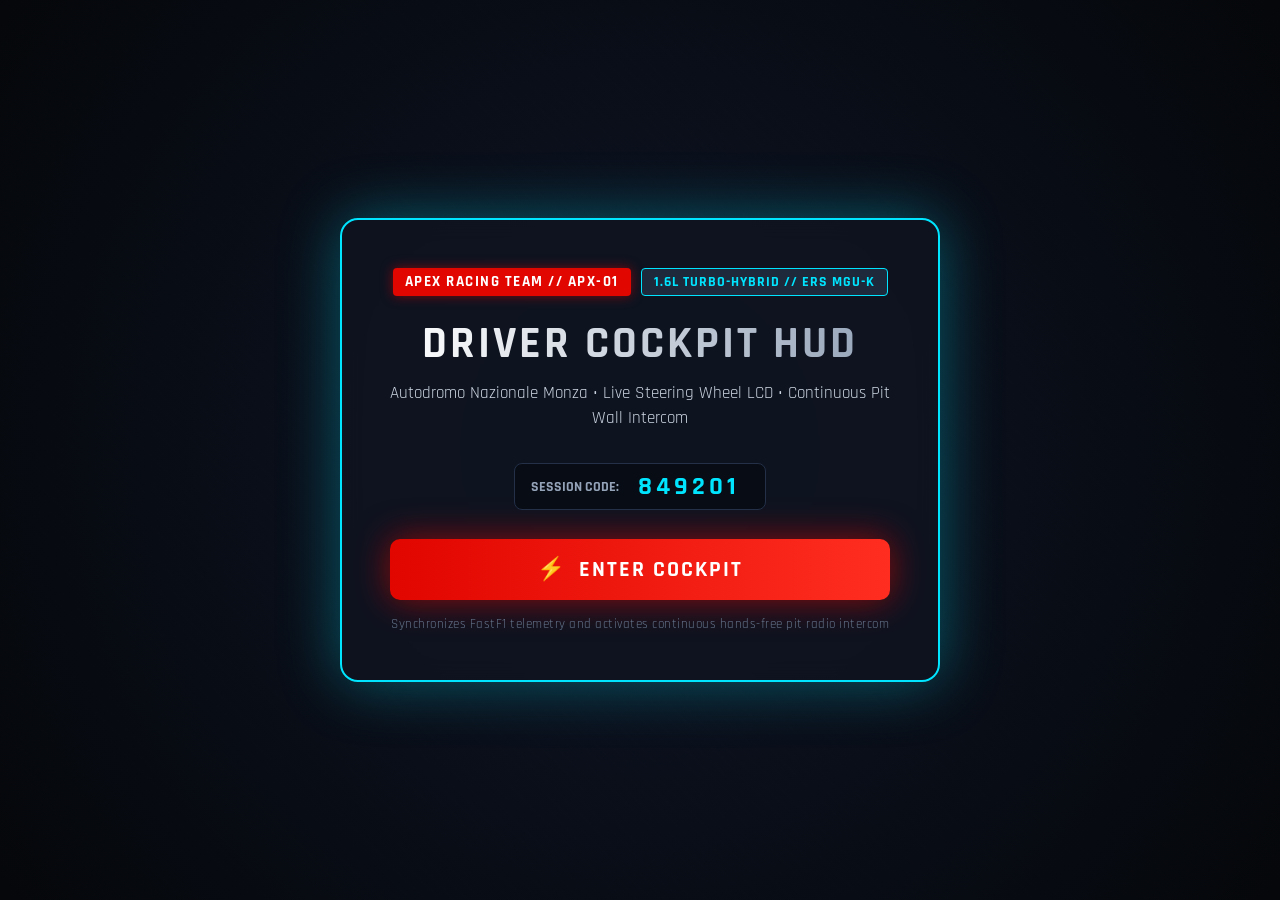
<file: templates/driver.html>
<!DOCTYPE html>
<html lang="en">
<head>
    <meta charset="UTF-8">
    <meta name="viewport" content="width=device-width, initial-scale=1.0">
    <title>Apex Pulse - F1 Cockpit Steering Wheel Display</title>
    <!-- High-impact motorsport typography -->
    <link rel="preconnect" href="https://fonts.googleapis.com">
    <link rel="preconnect" href="https://fonts.gstatic.com" crossorigin>
    <link href="https://fonts.googleapis.com/css2?family=Rajdhani:wght@600;700;800;900&family=Share+Tech+Mono&display=swap" rel="stylesheet">
    <link rel="stylesheet" href="/static/css/driver.css">
</head>
<body>

    <!-- 1. PRE-RACE APEX COCKPIT INITIALIZATION OVERLAY -->
    <div class="f1-ignition-overlay" id="f1IgnitionOverlay">
        <div class="ignition-backdrop-pattern"></div>

        <div class="ignition-content-card">
            <div class="ignition-badge-row">
                <span class="f1-apex-badge">APEX RACING TEAM // APX-01</span>
                <span class="f1-engine-badge">1.6L TURBO-HYBRID // ERS MGU-K</span>
            </div>
            <h1 class="ignition-title">DRIVER COCKPIT HUD</h1>
            <p class="ignition-subtitle">
                Autodromo Nazionale Monza &bull; Live Steering Wheel LCD &bull; Continuous Pit Wall Intercom
            </p>

            <div class="session-pairing-box">
                <span style="font-weight: 700; color: #94a3b8; font-size: 0.9rem;">SESSION CODE:</span>
                <input type="text" id="driverRoomInput" class="ignition-code-input" maxlength="6" value="849201" placeholder="849201">
            </div>

            <button class="btn-ignition-start" id="btnIgnitionStart" onclick="startF1IgnitionAndCockpit()">
                <span class="ign-icon">⚡</span>
                <span>ENTER COCKPIT</span>
            </button>
            <div class="ignition-hint">
                Synchronizes FastF1 telemetry and activates continuous hands-free pit radio intercom
            </div>
        </div>
    </div>

    <!-- 2. AUTHENTIC F1 DIGITAL STEERING WHEEL HOUSING -->
    <div class="steering-wheel-frame">

        <!-- TOP: 15-LED RPM SHIFT LIGHT BAR -->
        <div class="shift-lights-cluster" id="shiftLightsCluster">
            <!-- 5 Green LEDs (Low Revs) -->
            <div class="led led-green" id="led0"></div>
            <div class="led led-green" id="led1"></div>
            <div class="led led-green" id="led2"></div>
            <div class="led led-green" id="led3"></div>
            <div class="led led-green" id="led4"></div>
            <!-- 5 Red LEDs (Mid/High Revs) -->
            <div class="led led-red" id="led5"></div>
            <div class="led led-red" id="led6"></div>
            <div class="led led-red" id="led7"></div>
            <div class="led led-red" id="led8"></div>
            <div class="led led-red" id="led9"></div>
            <!-- 5 Blue/Purple LEDs (Shift Point 12,500 RPM) -->
            <div class="led led-blue" id="led10"></div>
            <div class="led led-blue" id="led11"></div>
            <div class="led led-blue" id="led12"></div>
            <div class="led led-blue" id="led13"></div>
            <div class="led led-blue" id="led14"></div>
        </div>

        <!-- MAIN DIGITAL STEERING WHEEL LCD DISPLAY -->
        <main class="wheel-lcd-screen">

            <!-- LCD HEADER: LAP & SESSION INFO -->
            <div class="lcd-header-bar">
                <div class="lcd-team-tag">
                    <span class="car-badge">CAR 16</span>
                    <span class="driver-name">ALEX VANCE // APEX RACING</span>
                </div>
                <div class="lcd-lap-wrap">
                    <span class="lap-label">LAP</span>
                    <span class="lap-num" id="f1LapNum">01</span>
                    <span class="lap-max">/ 51</span>
                </div>
                <div class="lcd-room-tag" id="f1RoomTag">
                    ROOM: <span id="f1RoomCodeText">#849201</span>
                </div>
            </div>

            <!-- CORE 3-PANEL STEERING WHEEL GRID -->
            <div class="f1-core-triad">

                <!-- OPTION 1 (LEFT): DELTA GAP & ERS / DRS STATUS -->
                <div class="lcd-panel panel-left" aria-label="Delta and Mode">
                    <span class="panel-header-label">DELTA TO #1 STERLING</span>
                    <div class="delta-display" id="f1DeltaDisplay">
                        <span id="f1DeltaVal">+0.420</span><span class="unit-s">s</span>
                    </div>
                    <div class="delta-sub" id="f1ClosingRate">
                        CLOSING: <span id="f1ClosingVal">+8.4</span> KM/H
                    </div>

                    <div class="ers-mode-box" id="f1ModeBadge">
                        BALANCE
                    </div>

                    <div class="drs-status-badge drs-closed" id="f1DrsBadge">
                        DRS CLOSED
                    </div>
                </div>

                <!-- OPTION 2 (CENTER - HERO): GEAR & SPEED (KM/H) -->
                <div class="lcd-panel panel-center" aria-label="Gear and Speed">
                    <div class="gear-hero-wrap">
                        <span class="gear-title">GEAR</span>
                        <div class="gear-num" id="f1GearNum">7</div>
                    </div>

                    <div class="speed-hero-wrap">
                        <div class="speed-num" id="f1SpeedNum">284</div>
                        <span class="speed-unit-tag">KM/H</span>
                    </div>

                    <div class="rpm-meter-wrap">
                        <span class="rpm-text" id="f1RpmText">11,480 RPM</span>
                    </div>
                </div>

                <!-- OPTION 3 (RIGHT): BATTERY SOC % & ERS DEPLOY (kW) -->
                <div class="lcd-panel panel-right" aria-label="Battery State of Charge">
                    <div class="soc-header-row">
                        <span class="panel-header-label">BATTERY SOC</span>
                        <span class="soc-sub-pill" title="Physics-derived from real telemetry inputs">PHYSICS ERS</span>
                    </div>
                    <div class="soc-display soc-optimal" id="f1SocDisplay">
                        <span id="f1SocVal">76.5</span><span class="unit-pct">%</span>
                    </div>

                    <!-- Dynamic Horizontal Energy Fill Bar -->
                    <div class="ers-bar-track">
                        <div class="ers-bar-fill" id="f1SocBar" style="width: 76%;"></div>
                    </div>

                    <div class="ers-deploy-tag tag-deploy" id="f1DeployTag">
                        +120 kW MGU-K DEPLOY
                    </div>

                    <div class="risk-reward-pill" id="f1RrPill">
                        RISK/REWARD: <span id="f1RrVal">1.8 : 1</span>
                    </div>
                </div>

            </div>

            <!-- OPTION 4 (BOTTOM BANNER): PIT WALL DIRECTIVE BANNER -->
            <div class="lcd-directive-strip" id="f1DirectiveStrip">
                <div class="directive-flash-icon">⚡</div>
                <div class="directive-content">
                    <span class="directive-tag">STRATEGY DIRECTIVE:</span>
                    <span class="directive-main-text" id="f1DirectiveText">HOLD BALANCED PACE</span>
                </div>
                <div class="directive-sub-reason" id="f1DirectiveReason">
                    Battery above 15% reserve. Awaiting DRS overtake detection window down main straight.
                </div>
            </div>

        </main>

        <!-- FOOTER: HANDS-FREE FULL-DUPLEX LIVE INTERCOM BAR -->
        <footer class="wheel-bottom-bar">
            <div class="intercom-left">
                <span class="radio-live-pulse" id="f1RadioDot"></span>
                <span class="radio-label-text" id="f1RadioLabel">CONTINUOUS OPEN MIC // LIVE PIT WALL VOICE</span>
            </div>

            <!-- Voice Activity RMS Meter -->
            <div class="driver-voice-meter" title="Microphone voice activity">
                <div class="voice-fill-bar" id="driverVoiceBar" style="width: 0%;"></div>
            </div>

            <div class="intercom-right">
                <button class="btn-driver-mute" id="btnDriverMute" onclick="toggleDriverMute()">
                    MUTE MIC
                </button>
                <div class="coach-link-status" id="f1CoachStatus">
                    COACH ONLINE
                </div>
            </div>
        </footer>

    </div>

    <!-- Scripts -->
    <script src="/static/js/radio_audio.js"></script>
    <script src="/static/js/driver.js"></script>
</body>
</html>
</file>
<file: static/css/driver.css>
/* ==========================================================================
   APEX PULSE - F1 STEERING WHEEL COCKPIT DISPLAY (AUTHENTIC F1 LCD)
   Designed exactly like a real McLaren/Red Bull/Ferrari digital wheel display.
   Shows ONLY 3 core telemetry parameters + 1 Pit Wall directive banner.
   ========================================================================== */

:root {
    --f1-black: #05070a;
    --lcd-bg: #090e17;
    --lcd-border: #1a2538;
    --carbon-dark: #12151c;
    --carbon-pattern: #171b24;
    --f1-red: #e10600;
    --neon-green: #00ff88;
    --neon-cyan: #00e5ff;
    --neon-yellow: #ffcc00;
    --neon-red: #ff3344;
    --neon-purple: #c084fc;
    --text-white: #ffffff;
    --text-muted: #7e8b9b;
}

* {
    box-sizing: border-box;
    margin: 0;
    padding: 0;
    font-family: 'Rajdhani', -apple-system, BlinkMacSystemFont, sans-serif;
    user-select: none;
}

body {
    background: radial-gradient(circle at center, #0f1420 0%, #05070a 100%);
    color: var(--text-white);
    min-height: 100vh;
    display: flex;
    justify-content: center;
    align-items: center;
    padding: 1rem;
    overflow: hidden;
}

/* ==========================================================================
   1. RED BULL 2023 IGNITION & VIDEO INTRO OVERLAY
   ========================================================================== */
.f1-ignition-overlay {
    position: fixed;
    top: 0;
    left: 0;
    width: 100vw;
    height: 100vh;
    background: #000;
    z-index: 99999;
    display: flex;
    justify-content: center;
    align-items: center;
    transition: opacity 0.8s ease, visibility 0.8s ease;
}

.f1-ignition-overlay.faded-out {
    opacity: 0;
    visibility: hidden;
    pointer-events: none;
}

.ignition-backdrop-pattern {
    position: absolute;
    top: 0;
    left: 0;
    width: 100%;
    height: 100%;
    background: radial-gradient(circle at center, rgba(15, 23, 42, 0.9) 0%, rgba(5, 7, 10, 0.98) 100%),
                repeating-linear-gradient(45deg, rgba(255, 255, 255, 0.02) 0px, rgba(255, 255, 255, 0.02) 2px, transparent 2px, transparent 10px);
}

.ignition-content-card {
    position: relative;
    z-index: 10;
    text-align: center;
    background: rgba(15, 20, 32, 0.88);
    border: 2px solid var(--neon-cyan);
    box-shadow: 0 0 60px rgba(0, 229, 255, 0.35);
    border-radius: 18px;
    padding: 3rem;
    max-width: 600px;
    width: 90vw;
    backdrop-filter: blur(12px);
}

.ignition-badge-row {
    display: flex;
    justify-content: center;
    gap: 10px;
    margin-bottom: 1.2rem;
}

.f1-apex-badge {
    background: var(--f1-red);
    color: #fff;
    font-weight: 900;
    font-size: 0.95rem;
    padding: 4px 12px;
    border-radius: 4px;
    letter-spacing: 1.5px;
    box-shadow: 0 0 12px rgba(225, 6, 0, 0.5);
}

.f1-engine-badge {
    background: #1e293b;
    color: var(--neon-cyan);
    border: 1px solid var(--neon-cyan);
    font-weight: 800;
    font-size: 0.85rem;
    padding: 4px 12px;
    border-radius: 4px;
    letter-spacing: 1px;
}

.soc-header-row {
    display: flex;
    align-items: center;
    justify-content: space-between;
    width: 100%;
}

.soc-sub-pill {
    font-size: 0.65rem;
    font-weight: 800;
    color: var(--neon-cyan);
    background: rgba(0, 229, 255, 0.1);
    border: 1px solid rgba(0, 229, 255, 0.3);
    padding: 2px 6px;
    border-radius: 4px;
    letter-spacing: 0.8px;
}

.ignition-title {
    font-size: 2.8rem;
    font-weight: 900;
    letter-spacing: 3px;
    text-transform: uppercase;
    background: linear-gradient(90deg, #ffffff, #94a3b8);
    -webkit-background-clip: text;
    -webkit-text-fill-color: transparent;
    margin-bottom: 0.5rem;
}

.ignition-subtitle {
    font-size: 1.05rem;
    color: #cbd5e1;
    line-height: 1.5;
    margin-bottom: 2rem;
}

.session-pairing-box {
    display: inline-flex;
    align-items: center;
    gap: 10px;
    background: #080c14;
    border: 1px solid #233048;
    padding: 6px 16px;
    border-radius: 8px;
    margin-bottom: 1.8rem;
}

.ignition-code-input {
    background: transparent;
    border: none;
    outline: none;
    color: var(--neon-cyan);
    font-size: 1.6rem;
    font-weight: 900;
    letter-spacing: 4px;
    width: 120px;
    text-align: center;
}

.btn-ignition-start {
    width: 100%;
    background: linear-gradient(90deg, #e10600, #ff2d20);
    color: #ffffff;
    font-size: 1.4rem;
    font-weight: 900;
    letter-spacing: 2px;
    padding: 16px 0;
    border: none;
    border-radius: 10px;
    cursor: pointer;
    box-shadow: 0 0 35px rgba(225, 6, 0, 0.6);
    display: flex;
    justify-content: center;
    align-items: center;
    gap: 12px;
    transition: transform 0.15s ease, box-shadow 0.15s ease;
}

.btn-ignition-start:hover {
    transform: scale(1.02);
    box-shadow: 0 0 50px rgba(225, 6, 0, 0.85);
}

.btn-ignition-start:active {
    transform: scale(0.98);
}

.ignition-hint {
    font-size: 0.8rem;
    color: #64748b;
    margin-top: 1rem;
    letter-spacing: 0.5px;
}

/* ==========================================================================
   2. F1 STEERING WHEEL HOUSING & CARBON FIBER CASING
   ========================================================================== */
.steering-wheel-frame {
    background: linear-gradient(135deg, #181d28 0%, #0d1017 100%);
    border: 4px solid #253046;
    border-radius: 24px;
    box-shadow: 0 20px 60px rgba(0, 0, 0, 0.9), inset 0 2px 10px rgba(255, 255, 255, 0.1);
    padding: 1.5rem 2rem 1.2rem 2rem;
    width: 100%;
    max-width: 1100px;
    display: flex;
    flex-direction: column;
    gap: 1rem;
}

/* 15-LED RPM SHIFT LIGHT CLUSTER */
.shift-lights-cluster {
    display: flex;
    justify-content: center;
    gap: 12px;
    background: #06090e;
    border: 2px solid #1a2233;
    border-radius: 30px;
    padding: 10px 24px;
    box-shadow: inset 0 2px 8px rgba(0, 0, 0, 0.8);
}

.led {
    width: 22px;
    height: 22px;
    border-radius: 50%;
    background: #141a24;
    border: 2px solid #222d3d;
    transition: background 0.08s ease, box-shadow 0.08s ease;
}

/* LED Lit States */
.led.led-green.active {
    background: #00ff88;
    box-shadow: 0 0 16px #00ff88, inset 0 0 6px #ffffff;
}

.led.led-red.active {
    background: #ff2233;
    box-shadow: 0 0 18px #ff2233, inset 0 0 6px #ffffff;
}

.led.led-blue.active {
    background: #3b82f6;
    box-shadow: 0 0 20px #3b82f6, inset 0 0 6px #ffffff;
    animation: shiftFlash 0.15s infinite alternate;
}

@keyframes shiftFlash {
    from { opacity: 0.7; }
    to { opacity: 1.0; }
}

/* ==========================================================================
   3. WHEEL LCD SCREEN (THE 3-CARD F1 TELEMETRY ONLY)
   ========================================================================== */
.wheel-lcd-screen {
    background: var(--lcd-bg);
    border: 3px solid var(--lcd-border);
    border-radius: 14px;
    padding: 1.2rem 1.8rem;
    box-shadow: inset 0 0 40px rgba(0, 0, 0, 0.85);
    display: flex;
    flex-direction: column;
    gap: 1rem;
}

.lcd-header-bar {
    display: flex;
    justify-content: space-between;
    align-items: center;
    border-bottom: 2px solid #162030;
    padding-bottom: 0.6rem;
}

.lcd-team-tag {
    display: flex;
    align-items: center;
    gap: 10px;
}

.car-badge {
    background: var(--f1-red);
    color: #ffffff;
    font-weight: 900;
    font-size: 1rem;
    padding: 3px 10px;
    border-radius: 4px;
    letter-spacing: 1px;
}

.driver-name {
    font-size: 1.1rem;
    font-weight: 800;
    letter-spacing: 2px;
    color: #e2e8f0;
}

.lcd-lap-wrap {
    display: flex;
    align-items: baseline;
    gap: 6px;
}

.lap-label {
    font-size: 1.2rem;
    font-weight: 800;
    color: var(--text-muted);
}

.lap-num {
    font-size: 2.5rem;
    font-weight: 900;
    color: var(--neon-cyan);
    font-family: 'Share Tech Mono', monospace;
}

.lap-max {
    font-size: 1.2rem;
    font-weight: 700;
    color: var(--text-muted);
}

.lcd-room-tag {
    font-size: 0.9rem;
    font-weight: 800;
    color: #64748b;
    letter-spacing: 1px;
}

/* ==========================================================================
   4. CORE 3-OPTION F1 COCKPIT GRID
   ========================================================================== */
.f1-core-triad {
    display: grid;
    grid-template-columns: 1fr 1.35fr 1fr;
    gap: 1.2rem;
    height: 320px;
}

.lcd-panel {
    background: #080d16;
    border: 2px solid #1a2334;
    border-radius: 12px;
    padding: 1.2rem;
    display: flex;
    flex-direction: column;
    justify-content: center;
    align-items: center;
    position: relative;
    box-shadow: inset 0 0 25px rgba(0, 0, 0, 0.7);
}

.panel-header-label {
    position: absolute;
    top: 12px;
    font-size: 0.85rem;
    font-weight: 800;
    letter-spacing: 2px;
    text-transform: uppercase;
    color: var(--text-muted);
}

/* OPTION 1 (LEFT): DELTA GAP & ERS/DRS */
.delta-display {
    font-size: 4.6rem;
    font-weight: 900;
    line-height: 1;
    font-family: 'Share Tech Mono', monospace;
    color: #ffffff;
    margin-top: 15px;
    transition: color 0.2s ease;
}

.delta-display.delta-green {
    color: var(--neon-green);
    text-shadow: 0 0 25px rgba(0, 255, 136, 0.5);
}

.delta-display.delta-red {
    color: var(--neon-red);
}

.unit-s {
    font-size: 2rem;
    font-weight: 700;
    margin-left: 2px;
}

.delta-sub {
    font-size: 1.1rem;
    font-weight: 800;
    letter-spacing: 1.5px;
    color: #38bdf8;
    margin-top: 6px;
}

.ers-mode-box {
    margin-top: 15px;
    font-size: 1.6rem;
    font-weight: 900;
    letter-spacing: 2px;
    text-transform: uppercase;
    padding: 6px 20px;
    border-radius: 6px;
    width: 85%;
    text-align: center;
    transition: all 0.2s ease;
}

.mode-overtake {
    background: var(--neon-green);
    color: #050505;
    box-shadow: 0 0 20px rgba(0, 255, 136, 0.5);
}

.mode-push {
    background: var(--neon-yellow);
    color: #050505;
    box-shadow: 0 0 20px rgba(255, 204, 0, 0.4);
}

.mode-balance {
    background: #1e293b;
    color: #ffffff;
    border: 2px solid var(--neon-cyan);
}

.mode-harvest {
    background: #450a0a;
    color: #ffffff;
    border: 2px solid var(--neon-red);
}

.drs-status-badge {
    margin-top: 10px;
    font-size: 1.05rem;
    font-weight: 900;
    letter-spacing: 2px;
    padding: 4px 16px;
    border-radius: 4px;
    text-transform: uppercase;
}

.drs-active {
    background: var(--neon-cyan);
    color: #050505;
    box-shadow: 0 0 20px rgba(0, 229, 255, 0.7);
    animation: pulseDrs 0.8s infinite alternate;
}

.drs-closed {
    background: #141a24;
    color: #64748b;
    border: 1px solid #222d3d;
}

@keyframes pulseDrs {
    from { opacity: 0.8; }
    to { opacity: 1.0; }
}

/* OPTION 2 (CENTER HERO): GEAR & SPEED */
.panel-center {
    border-color: #273852;
    background: radial-gradient(circle at center, #0e1624 0%, #06090f 100%);
}

.gear-hero-wrap {
    display: flex;
    flex-direction: column;
    align-items: center;
}

.gear-title {
    font-size: 0.95rem;
    font-weight: 800;
    letter-spacing: 3px;
    color: #64748b;
}

.gear-num {
    font-size: 7rem;
    font-weight: 900;
    line-height: 0.95;
    font-family: 'Share Tech Mono', monospace;
    color: var(--neon-cyan);
    text-shadow: 0 0 35px rgba(0, 229, 255, 0.6);
}

.speed-hero-wrap {
    display: flex;
    align-items: baseline;
    gap: 8px;
    margin-top: 8px;
}

.speed-num {
    font-size: 4.8rem;
    font-weight: 900;
    line-height: 1;
    font-family: 'Share Tech Mono', monospace;
    color: #ffffff;
}

.speed-unit-tag {
    font-size: 1.8rem;
    font-weight: 800;
    color: #38bdf8;
}

.rpm-meter-wrap {
    margin-top: 6px;
}

.rpm-text {
    font-size: 1.1rem;
    font-weight: 800;
    letter-spacing: 2px;
    color: #94a3b8;
    font-family: 'Share Tech Mono', monospace;
}

/* OPTION 3 (RIGHT): BATTERY SOC % & ERS DEPLOY */
.soc-display {
    font-size: 4.8rem;
    font-weight: 900;
    line-height: 1;
    font-family: 'Share Tech Mono', monospace;
    margin-top: 15px;
    transition: color 0.3s ease;
}

.unit-pct {
    font-size: 2rem;
    font-weight: 700;
}

.soc-optimal {
    color: var(--neon-green);
    text-shadow: 0 0 25px rgba(0, 255, 136, 0.45);
}

.soc-warning {
    color: var(--neon-yellow);
    text-shadow: 0 0 25px rgba(255, 204, 0, 0.45);
}

.soc-critical {
    color: var(--neon-red);
    text-shadow: 0 0 35px rgba(255, 51, 68, 0.7);
    animation: flashAlert 0.7s infinite;
}

@keyframes flashAlert {
    0%, 100% { opacity: 1; }
    50% { opacity: 0.3; }
}

.ers-bar-track {
    width: 85%;
    height: 16px;
    background: #090e18;
    border: 2px solid #1c273a;
    border-radius: 8px;
    margin-top: 14px;
    overflow: hidden;
}

.ers-bar-fill {
    height: 100%;
    background: var(--neon-green);
    box-shadow: 0 0 15px rgba(0, 255, 136, 0.6);
    border-radius: 6px;
    transition: width 0.25s ease, background 0.25s ease;
}

.ers-deploy-tag {
    margin-top: 15px;
    font-size: 1.1rem;
    font-weight: 900;
    letter-spacing: 1.5px;
    padding: 6px 16px;
    border-radius: 6px;
    text-transform: uppercase;
}

.tag-deploy {
    background: #3b1812;
    color: #fb7185;
    border: 1px solid #f43f5e;
}

.tag-regen {
    background: #064e3b;
    color: var(--neon-green);
    border: 1px solid var(--neon-green);
}

.risk-reward-pill {
    margin-top: 10px;
    font-size: 0.95rem;
    font-weight: 800;
    color: #38bdf8;
    letter-spacing: 1px;
}

/* ==========================================================================
   5. OPTION 4 (BOTTOM DIRECTIVE BANNER)
   ========================================================================== */
.lcd-directive-strip {
    background: #070b14;
    border: 2px solid #233148;
    border-radius: 8px;
    padding: 10px 18px;
    display: flex;
    align-items: center;
    gap: 16px;
    transition: all 0.25s ease;
}

.lcd-directive-strip.alert-overtake {
    border-color: var(--neon-green);
    box-shadow: 0 0 30px rgba(0, 255, 136, 0.35);
}

.lcd-directive-strip.alert-harvest {
    border-color: var(--neon-red);
    box-shadow: 0 0 30px rgba(255, 51, 68, 0.4);
}

.directive-flash-icon {
    font-size: 1.8rem;
    color: var(--neon-cyan);
    animation: iconFlash 1s infinite alternate;
}

@keyframes iconFlash {
    from { opacity: 0.5; }
    to { opacity: 1.0; }
}

.directive-content {
    display: flex;
    align-items: baseline;
    gap: 8px;
}

.directive-tag {
    font-size: 0.9rem;
    font-weight: 800;
    color: var(--text-muted);
    letter-spacing: 1.5px;
}

.directive-main-text {
    font-size: 1.8rem;
    font-weight: 900;
    letter-spacing: 2px;
    text-transform: uppercase;
    color: #ffffff;
}

.directive-sub-reason {
    font-size: 0.95rem;
    font-weight: 600;
    color: #94a3b8;
    margin-left: auto;
}

/* ==========================================================================
   6. FOOTER: HANDS-FREE FULL-DUPLEX LIVE INTERCOM BAR
   ========================================================================== */
.wheel-bottom-bar {
    display: flex;
    justify-content: space-between;
    align-items: center;
    padding-top: 0.4rem;
}

.intercom-left {
    display: flex;
    align-items: center;
    gap: 10px;
}

.radio-live-pulse {
    width: 12px;
    height: 12px;
    border-radius: 50%;
    background: #ff2233;
    box-shadow: 0 0 15px #ff2233;
    animation: radioPulse 0.8s infinite alternate;
}

@keyframes radioPulse {
    from { opacity: 0.4; }
    to { opacity: 1.0; }
}

.radio-label-text {
    font-size: 0.95rem;
    font-weight: 800;
    color: var(--neon-cyan);
    letter-spacing: 1.5px;
}

.driver-voice-meter {
    width: 100px;
    height: 10px;
    background: #090d16;
    border: 1px solid #1f2a3e;
    border-radius: 5px;
    overflow: hidden;
}

.voice-fill-bar {
    height: 100%;
    background: var(--neon-green);
    box-shadow: 0 0 10px var(--neon-green);
    transition: width 0.05s ease;
}

.intercom-right {
    display: flex;
    align-items: center;
    gap: 12px;
}

.btn-driver-mute {
    background: #141b27;
    border: 1px solid #273449;
    color: #ffffff;
    font-size: 0.85rem;
    font-weight: 800;
    padding: 5px 14px;
    border-radius: 6px;
    cursor: pointer;
    transition: all 0.15s ease;
}

.btn-driver-mute.muted {
    background: #450a0a;
    border-color: var(--neon-red);
    color: var(--neon-red);
}

.coach-link-status {
    font-size: 0.85rem;
    font-weight: 800;
    letter-spacing: 1px;
    padding: 4px 12px;
    border-radius: 12px;
    background: #064e3b;
    color: var(--neon-green);
    border: 1px solid var(--neon-green);
}
</file>
